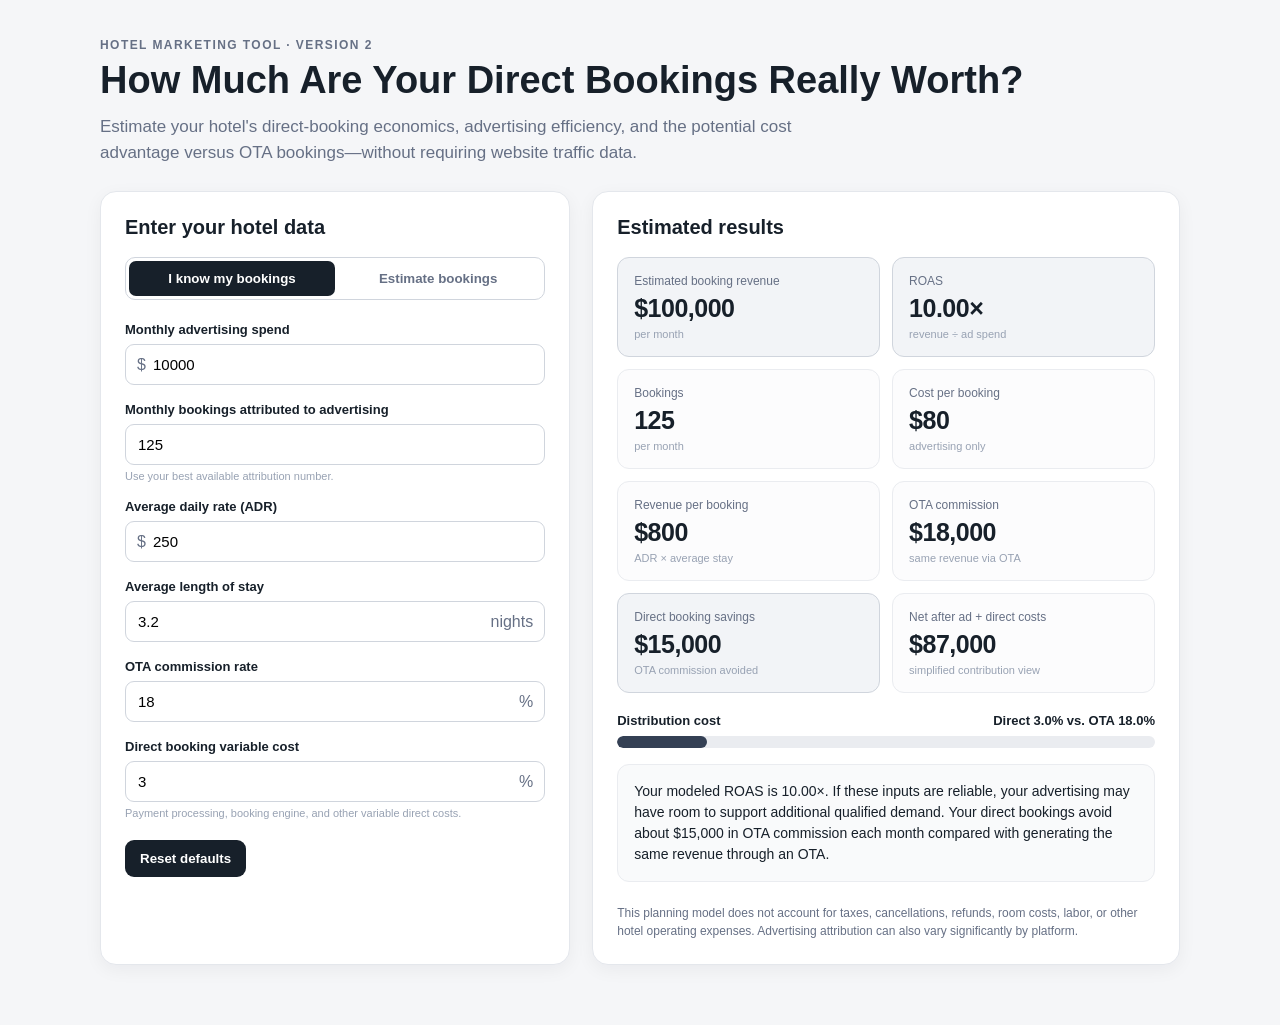
<file: hotel_direct_booking_roi_calculator_v2.html>
<!DOCTYPE html>
<html lang="en">
<head>
<meta charset="UTF-8">
<meta name="viewport" content="width=device-width, initial-scale=1.0">
<title>Hotel Direct Booking ROI Calculator v2</title>
<style>
*{box-sizing:border-box}body{margin:0;font-family:Inter,-apple-system,BlinkMacSystemFont,"Segoe UI",sans-serif;background:#f5f6f8;color:#17202a}
.wrap{max-width:1120px;margin:auto;padding:38px 20px 60px}.hero{margin-bottom:25px}.eyebrow{text-transform:uppercase;letter-spacing:.12em;font-size:12px;font-weight:700;color:#667085}
h1{font-size:38px;line-height:1.1;margin:8px 0 12px}.hero p{max-width:760px;color:#667085;font-size:17px;line-height:1.55;margin:0}
.grid{display:grid;grid-template-columns:1fr 1.25fr;gap:22px}.card{background:#fff;border:1px solid #e4e7ec;border-radius:16px;padding:24px;box-shadow:0 5px 18px rgba(16,24,40,.05)}
h2{margin:0 0 18px;font-size:20px}.toggle{display:grid;grid-template-columns:1fr 1fr;border:1px solid #d0d5dd;border-radius:10px;padding:3px;margin-bottom:22px}
.toggle button{border:0;background:transparent;color:#667085;padding:10px 8px;border-radius:7px;font-weight:700;cursor:pointer}.toggle button.active{background:#17202a;color:#fff}
.field{margin-bottom:17px}label{display:block;font-size:13px;font-weight:650;margin-bottom:7px}.hint{font-size:11px;color:#98a2b3;margin-top:5px}
.input-wrap{position:relative}.prefix,.suffix{position:absolute;top:50%;transform:translateY(-50%);color:#667085;pointer-events:none}.prefix{left:12px}.suffix{right:12px}
input{width:100%;border:1px solid #d0d5dd;border-radius:9px;padding:11px 12px;font-size:15px;outline:none;background:#fff}input:focus{border-color:#667085;box-shadow:0 0 0 3px rgba(102,112,133,.12)}
.has-prefix{padding-left:27px}.has-suffix{padding-right:30px}.hidden{display:none}
.results{display:grid;grid-template-columns:repeat(2,1fr);gap:12px}.metric{border:1px solid #eaecf0;border-radius:12px;padding:16px;background:#fcfcfd}.metric.primary{background:#f2f4f7;border-color:#d0d5dd}
.metric .label{color:#667085;font-size:12px;margin-bottom:6px}.metric .value{font-size:25px;font-weight:750;letter-spacing:-.02em}.metric .sub{font-size:11px;color:#98a2b3;margin-top:5px}
.insight{margin-top:16px;padding:16px;border-radius:12px;background:#f9fafb;border:1px solid #eaecf0;line-height:1.5;font-size:14px}
.bar{margin-top:20px}.bar-title{display:flex;justify-content:space-between;font-size:13px;font-weight:650;margin-bottom:8px}.track{height:12px;background:#eaecf0;border-radius:99px;overflow:hidden}.fill{height:100%;width:50%;background:#344054;border-radius:99px;transition:width .2s}
button.reset{border:0;border-radius:9px;padding:11px 15px;font-weight:700;cursor:pointer;background:#17202a;color:#fff;margin-top:4px}
.foot{margin-top:22px;color:#667085;font-size:12px;line-height:1.5}
@media(max-width:800px){.grid{grid-template-columns:1fr}h1{font-size:31px}}@media(max-width:500px){.results{grid-template-columns:1fr}.wrap{padding-top:25px}}
</style>
</head>
<body>
<div class="wrap">
<div class="hero">
<div class="eyebrow">Hotel Marketing Tool · Version 2</div>
<h1>How Much Are Your Direct Bookings Really Worth?</h1>
<p>Estimate your hotel's direct-booking economics, advertising efficiency, and the potential cost advantage versus OTA bookings—without requiring website traffic data.</p>
</div>

<div class="grid">
<section class="card">
<h2>Enter your hotel data</h2>

<div class="toggle">
<button id="knownBtn" class="active" onclick="setMode('known')">I know my bookings</button>
<button id="estimateBtn" onclick="setMode('estimate')">Estimate bookings</button>
</div>

<div class="field">
<label for="spend">Monthly advertising spend</label>
<div class="input-wrap"><span class="prefix">$</span><input id="spend" class="has-prefix" type="number" value="10000" min="0" step="100"></div>
</div>

<div id="knownFields">
<div class="field">
<label for="bookings">Monthly bookings attributed to advertising</label>
<div class="input-wrap"><input id="bookings" type="number" value="125" min="0" step="1"></div>
<div class="hint">Use your best available attribution number.</div>
</div>
</div>

<div id="estimateFields" class="hidden">
<div class="field">
<label for="visits">Monthly website visits</label>
<div class="input-wrap"><input id="visits" type="number" value="25000" min="0" step="100"></div>
</div>
<div class="field">
<label for="conversion">Website booking conversion rate</label>
<div class="input-wrap"><input id="conversion" class="has-suffix" type="number" value="1.5" min="0" max="100" step="0.1"><span class="suffix">%</span></div>
</div>
</div>

<div class="field">
<label for="adr">Average daily rate (ADR)</label>
<div class="input-wrap"><span class="prefix">$</span><input id="adr" class="has-prefix" type="number" value="250" min="0" step="5"></div>
</div>

<div class="field">
<label for="los">Average length of stay</label>
<div class="input-wrap"><input id="los" class="has-suffix" type="number" value="3.2" min="0" step="0.1"><span class="suffix">nights</span></div>
</div>

<div class="field">
<label for="ota">OTA commission rate</label>
<div class="input-wrap"><input id="ota" class="has-suffix" type="number" value="18" min="0" max="100" step="1"><span class="suffix">%</span></div>
</div>

<div class="field">
<label for="directCost">Direct booking variable cost</label>
<div class="input-wrap"><input id="directCost" class="has-suffix" type="number" value="3" min="0" max="100" step="0.5"><span class="suffix">%</span></div>
<div class="hint">Payment processing, booking engine, and other variable direct costs.</div>
</div>

<button class="reset" onclick="resetDefaults()">Reset defaults</button>
</section>

<section class="card">
<h2>Estimated results</h2>
<div class="results">
<div class="metric primary"><div class="label">Estimated booking revenue</div><div class="value" id="revenue">—</div><div class="sub">per month</div></div>
<div class="metric primary"><div class="label">ROAS</div><div class="value" id="roas">—</div><div class="sub">revenue ÷ ad spend</div></div>
<div class="metric"><div class="label">Bookings</div><div class="value" id="bookingOut">—</div><div class="sub">per month</div></div>
<div class="metric"><div class="label">Cost per booking</div><div class="value" id="cpa">—</div><div class="sub">advertising only</div></div>
<div class="metric"><div class="label">Revenue per booking</div><div class="value" id="revBooking">—</div><div class="sub">ADR × average stay</div></div>
<div class="metric"><div class="label">OTA commission</div><div class="value" id="otaCost">—</div><div class="sub">same revenue via OTA</div></div>
<div class="metric primary"><div class="label">Direct booking savings</div><div class="value" id="savings">—</div><div class="sub">OTA commission avoided</div></div>
<div class="metric"><div class="label">Net after ad + direct costs</div><div class="value" id="net">—</div><div class="sub">simplified contribution view</div></div>
</div>

<div class="bar">
<div class="bar-title"><span>Distribution cost</span><span id="costRate">—</span></div>
<div class="track"><div class="fill" id="fill"></div></div>
</div>

<div class="insight" id="insight">—</div>
<div class="foot">This planning model does not account for taxes, cancellations, refunds, room costs, labor, or other hotel operating expenses. Advertising attribution can also vary significantly by platform.</div>
</section>
</div>
</div>

<script>
let mode="known";
const ids=["spend","bookings","visits","conversion","adr","los","ota","directCost"];
ids.forEach(id=>document.getElementById(id).addEventListener("input",calculate));

function n(id){return Math.max(0,parseFloat(document.getElementById(id).value)||0)}
function money(x){return x.toLocaleString("en-US",{style:"currency",currency:"USD",maximumFractionDigits:0})}

function setMode(m){
 mode=m;
 document.getElementById("knownFields").classList.toggle("hidden",m!=="known");
 document.getElementById("estimateFields").classList.toggle("hidden",m!=="estimate");
 document.getElementById("knownBtn").classList.toggle("active",m==="known");
 document.getElementById("estimateBtn").classList.toggle("active",m==="estimate");
 calculate();
}

function calculate(){
 const spend=n("spend"), adr=n("adr"), los=n("los"), ota=n("ota")/100, direct=n("directCost")/100;
 const revenuePerBooking=adr*los;
 let bookings=mode==="known"?n("bookings"):n("visits")*(n("conversion")/100);
 const revenue=bookings*revenuePerBooking;
 const roas=spend>0?revenue/spend:0;
 const cpa=bookings>0?spend/bookings:0;
 const otaCost=revenue*ota;
 const directCost=revenue*direct;
 const savings=otaCost-directCost;
 const net=revenue-directCost-spend;
 document.getElementById("revenue").textContent=money(revenue);
 document.getElementById("roas").textContent=roas.toFixed(2)+"×";
 document.getElementById("bookingOut").textContent=bookings.toLocaleString("en-US",{maximumFractionDigits:0});
 document.getElementById("cpa").textContent=money(cpa);
 document.getElementById("revBooking").textContent=money(revenuePerBooking);
 document.getElementById("otaCost").textContent=money(otaCost);
 document.getElementById("savings").textContent=money(savings);
 document.getElementById("net").textContent=money(net);
 document.getElementById("costRate").textContent=`Direct ${(direct*100).toFixed(1)}% vs. OTA ${(ota*100).toFixed(1)}%`;
 document.getElementById("fill").style.width=Math.min(100,(direct/(ota||1))*100)+"%";

 let msg;
 if(bookings===0) msg="Enter your booking information to see the model.";
 else if(roas<2) msg=`Your modeled ROAS is ${roas.toFixed(2)}×. At this level, improving acquisition cost, conversion, or booking value may be more important than increasing spend.`;
 else if(roas<4) msg=`Your modeled ROAS is ${roas.toFixed(2)}×. There may be opportunities to improve efficiency before scaling the budget.`;
 else msg=`Your modeled ROAS is ${roas.toFixed(2)}×. If these inputs are reliable, your advertising may have room to support additional qualified demand.`;
 if(savings>0) msg+=` Your direct bookings avoid about ${money(savings)} in OTA commission each month compared with generating the same revenue through an OTA.`;
 document.getElementById("insight").textContent=msg;
}

function resetDefaults(){
 document.getElementById("spend").value=10000;
 document.getElementById("bookings").value=125;
 document.getElementById("visits").value=25000;
 document.getElementById("conversion").value=1.5;
 document.getElementById("adr").value=250;
 document.getElementById("los").value=3.2;
 document.getElementById("ota").value=18;
 document.getElementById("directCost").value=3;
 setMode("known");
}
calculate();
</script>
</body>
</html>
</file>
